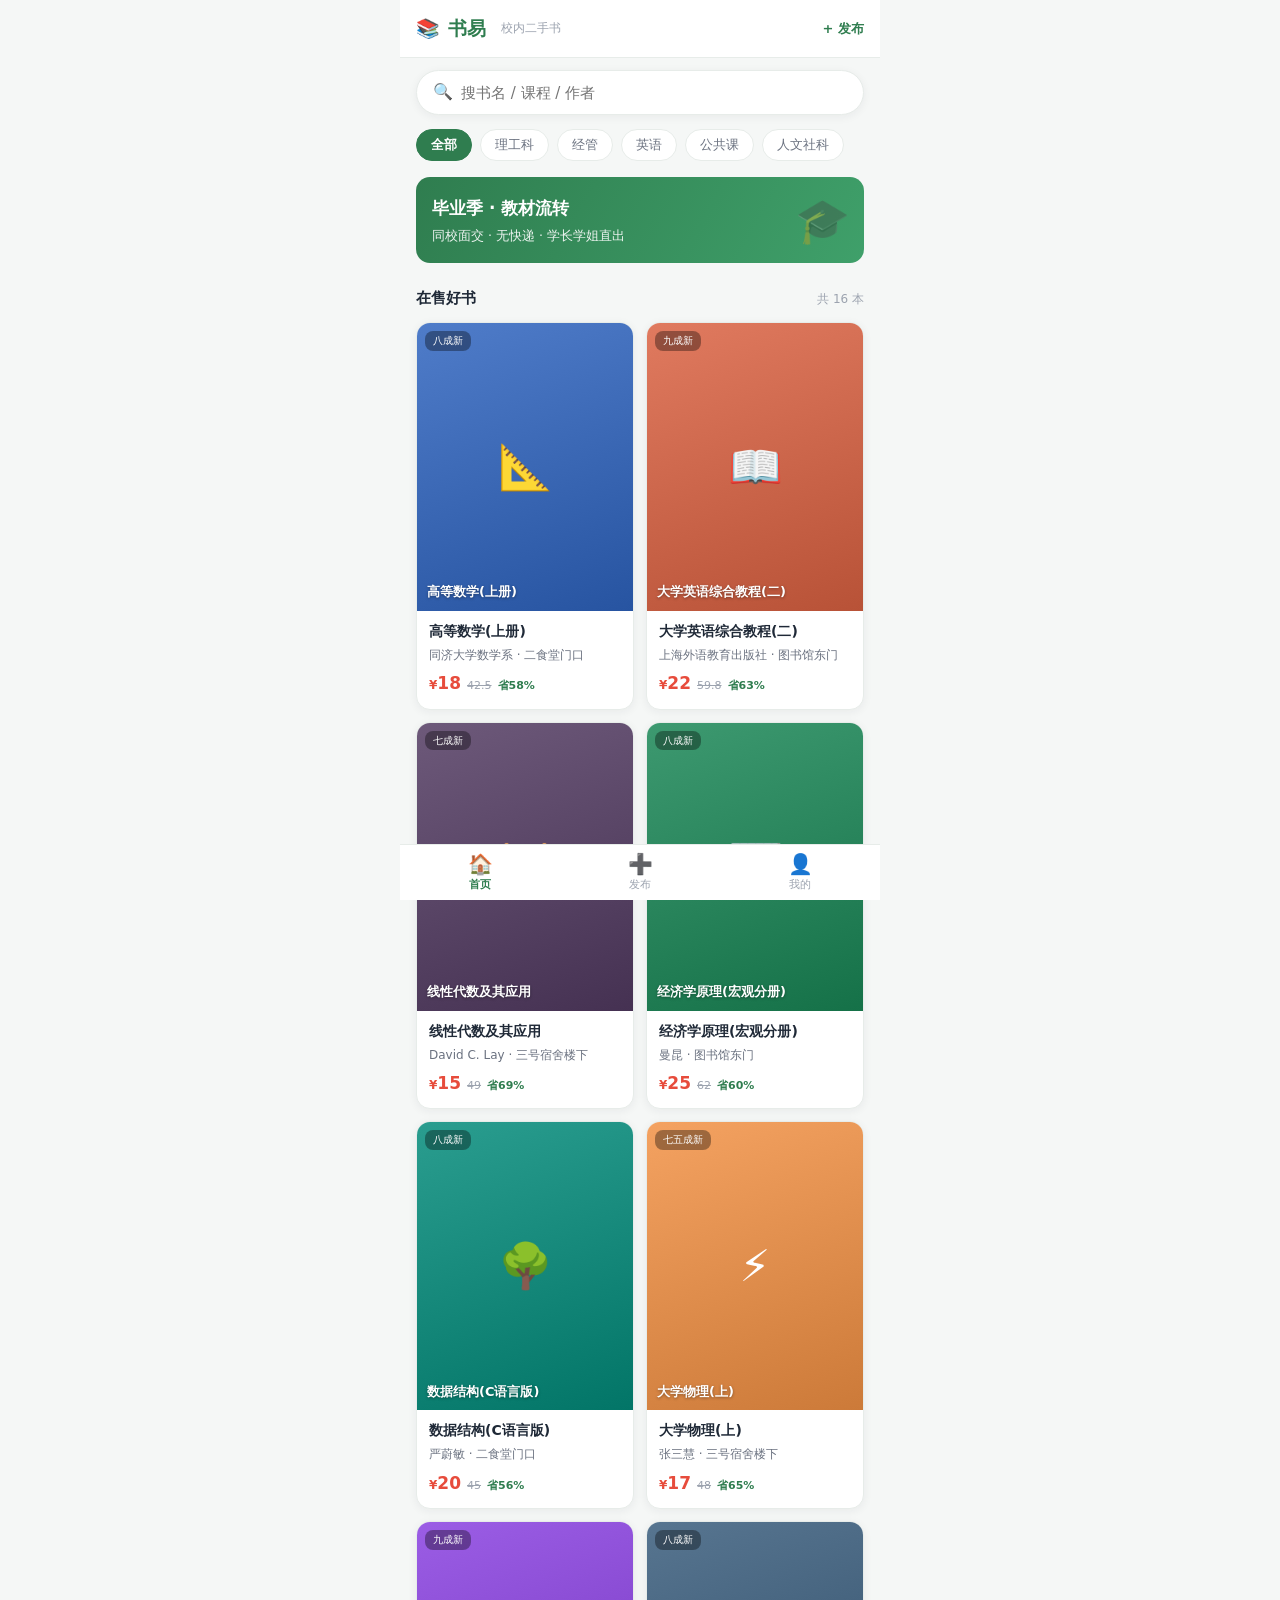
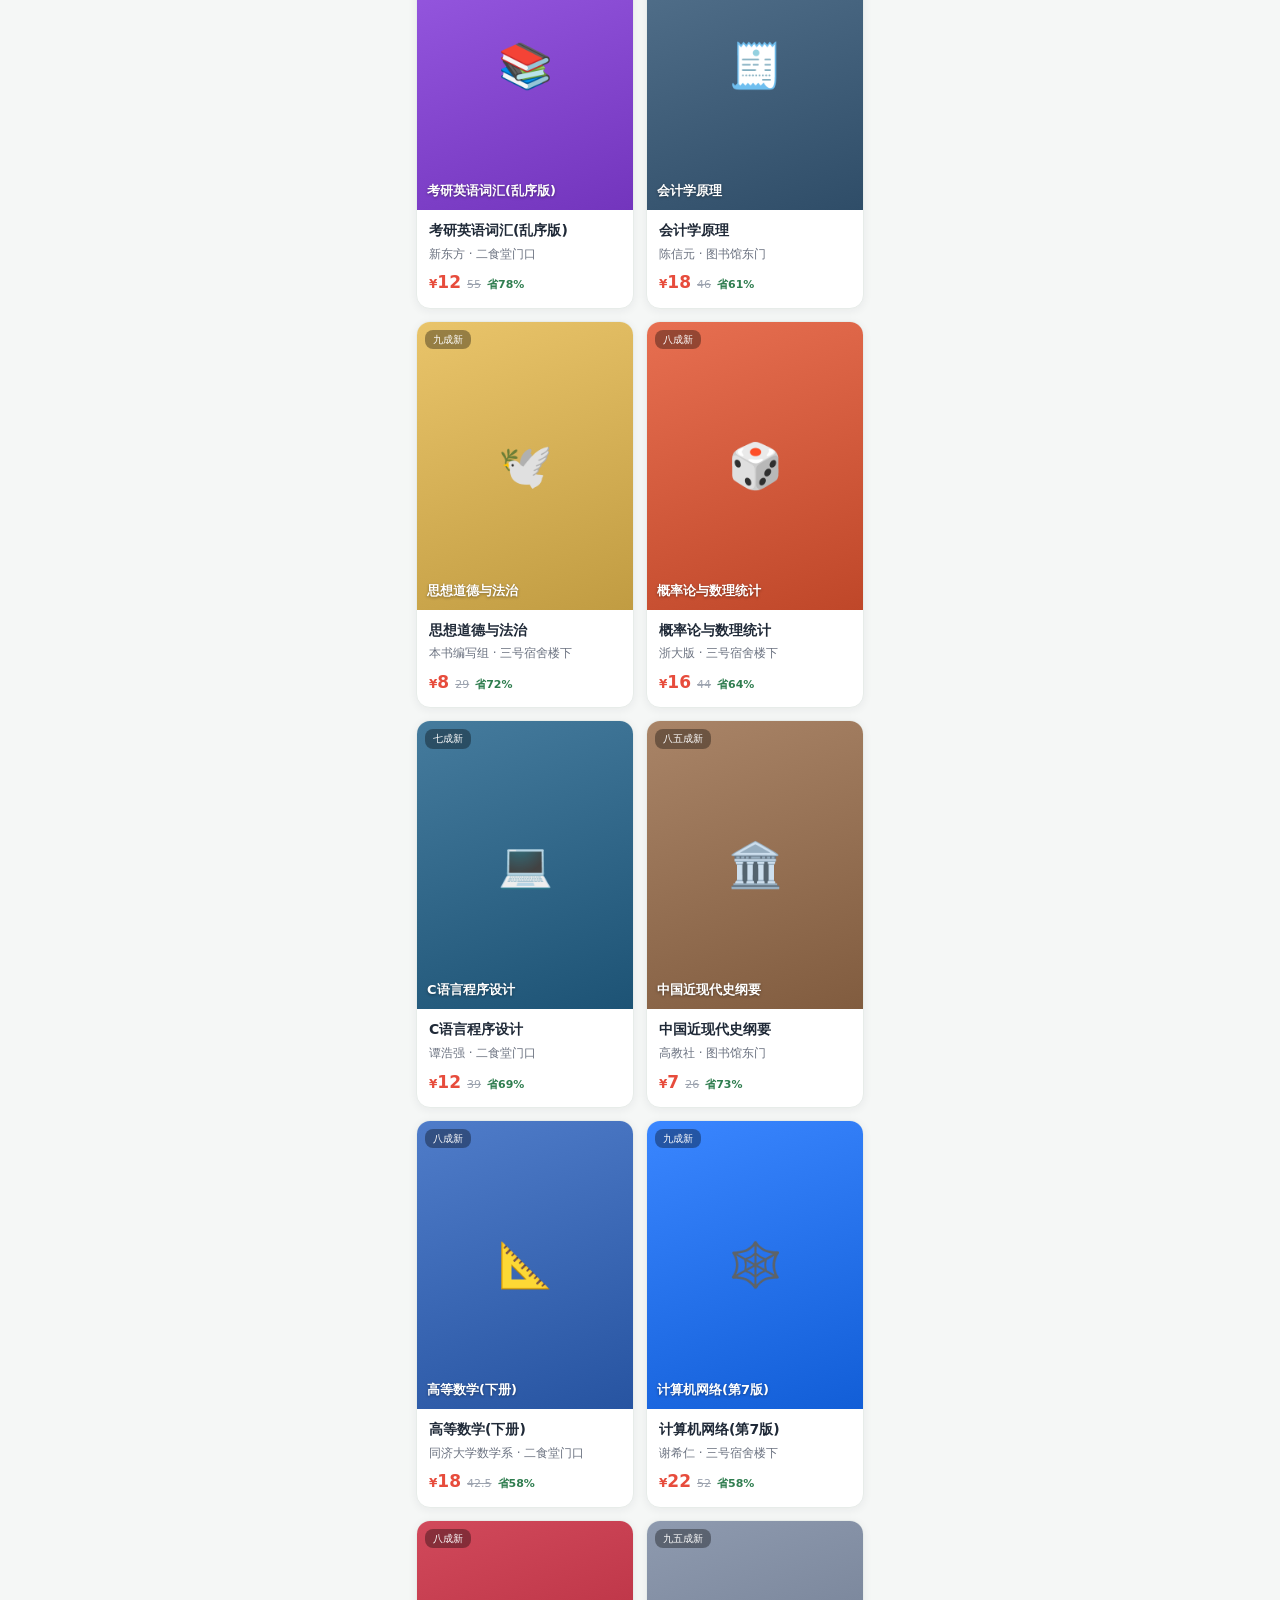
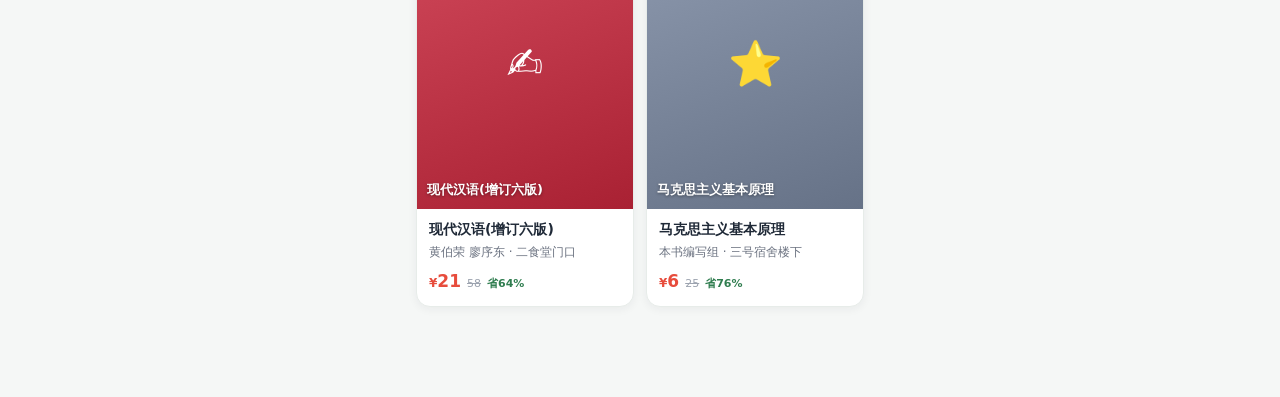
<file: index.html>
﻿<!DOCTYPE html>
<html lang="zh-CN">
<head>
<meta charset="UTF-8">
<meta name="viewport" content="width=device-width, initial-scale=1, maximum-scale=1">
<title>书易 · 校内二手书交易</title>
<link rel="stylesheet" href="css/style.css">
</head>
<body>

<div class="topbar">
  <span class="brand">📚 书易</span>
  <span style="font-size:12px;color:var(--text-3);margin-left:4px">校内二手书</span>
  <span class="right"><a href="publish.html" style="font-size:13px;color:var(--primary);font-weight:700">+ 发布</a></span>
</div>

<div class="searchbar">
  <span class="ico">🔍</span>
  <input id="q" type="search" placeholder="搜书名 / 课程 / 作者" autocomplete="off">
</div>

<div class="chips" id="chips"></div>

<div class="banner">
  <h2>毕业季 · 教材流转</h2>
  <p>同校面交 · 无快递 · 学长学姐直出</p>
  <span class="emoji">🎓</span>
</div>

<div class="section-title">
  <span>在售好书</span>
  <span class="more" id="count"></span>
</div>

<div class="grid" id="grid"></div>

<div class="bottom-nav">
  <a href="index.html" class="active"><span class="ic">🏠</span>首页</a>
  <a href="publish.html"><span class="ic">➕</span>发布</a>
  <a href="mine.html"><span class="ic">👤</span>我的</a>
</div>

<script src="js/data.js"></script>
<script>
let activeCat = "all";
let keyword = "";

function renderChips() {
  document.getElementById("chips").innerHTML = CATS.map(c =>
    `<button class="chip ${c.id === activeCat ? "active" : ""}" onclick="setCat('${c.id}')">${c.name}</button>`
  ).join("");
}
function setCat(id) { activeCat = id; renderChips(); renderGrid(); }

function allBooks() {
  const mine = myBooks().map(b => ({ ...b, isMine: true }));
  return [...mine, ...BOOKS];
}

function renderGrid() {
  const list = allBooks().filter(b => {
    const catOk = activeCat === "all" || b.tag === activeCat || (b.course && b.course.includes(activeCat));
    const kw = keyword.trim().toLowerCase();
    const kwOk = !kw || [b.title, b.author, b.course, b.seller].join(" ").toLowerCase().includes(kw);
    return catOk && kwOk && !b.sold;
  });
  const grid = document.getElementById("grid");
  if (!list.length) {
    grid.innerHTML = "";
    grid.insertAdjacentHTML("afterend", `<div class="empty"><span class="big">🔍</span>没找到这本书,换个关键词试试</div>`);
    document.getElementById("count").textContent = "";
    return;
  }
  document.querySelectorAll(".empty").forEach(e => e.remove());
  grid.innerHTML = list.map(b => `
    <a class="book-card" href="detail.html?id=${b.id}">
      <div class="cover" style="background:linear-gradient(160deg,${b.color},${shade(b.color)})">
        <span class="tag">${esc(b.cond)}</span>
        <span class="bk-emoji">${b.emoji}</span>
        <span class="bk-title">${esc(b.title)}</span>
      </div>
      <div class="book-info">
        <div class="name">${esc(b.title)}</div>
        <div class="meta">${esc(b.author)} · ${esc(b.loc || "校内面交")}</div>
        <div class="price-row">
          <span class="price">${b.price}</span>
          <span class="orig">${b.orig}</span>
          <span class="saved">省${Math.round((1 - b.price / b.orig) * 100)}%</span>
        </div>
      </div>
    </a>`).join("");
  document.getElementById("count").textContent = `共 ${list.length} 本`;
}

function shade(hex) {
  const n = parseInt(hex.slice(1), 16);
  const r = Math.max(0, (n >> 16) - 40), g = Math.max(0, ((n >> 8) & 255) - 40), b = Math.max(0, (n & 255) - 40);
  return "#" + ((r << 16) | (g << 8) | b).toString(16).padStart(6, "0");
}

document.getElementById("q").addEventListener("input", e => { keyword = e.target.value; renderGrid(); });
renderChips();
renderGrid();
</script>
</body>
</html>
</file>
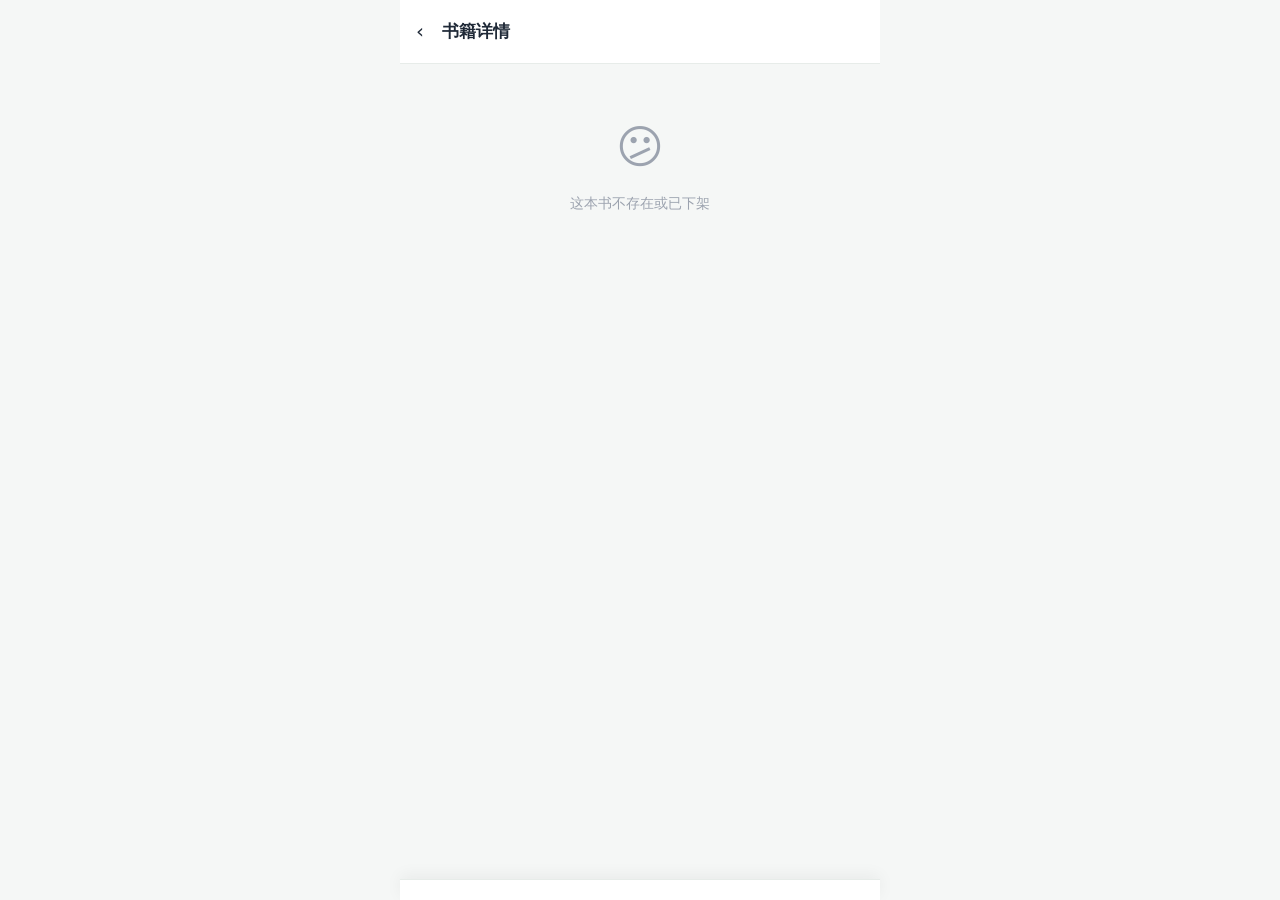
<file: detail.html>
﻿<!DOCTYPE html>
<html lang="zh-CN">
<head>
<meta charset="UTF-8">
<meta name="viewport" content="width=device-width, initial-scale=1, maximum-scale=1">
<title>书籍详情 · 书易</title>
<link rel="stylesheet" href="css/style.css">
</head>
<body>

<div class="topbar">
  <a class="back" href="index.html">‹</a>
  <span class="title">书籍详情</span>
</div>

<div id="app"></div>

<div class="bottom-fixed">
  <button class="btn" id="orderBtn" onclick="goOrder()">预约面交</button>
</div>

<script src="js/data.js"></script>
<script>
let cur = null;

function shade(hex) {
  const n = parseInt(hex.slice(1), 16);
  const r = Math.max(0, (n >> 16) - 50), g = Math.max(0, ((n >> 8) & 255) - 50), b = Math.max(0, (n & 255) - 50);
  return "#" + ((r << 16) | (g << 8) | b).toString(16).padStart(6, "0");
}

function render() {
  const id = new URLSearchParams(location.search).get("id");
  cur = bookById(id) || myBooks().find(b => b.id === id);
  if (!cur) {
    document.getElementById("app").innerHTML = `<div class="empty"><span class="big">😕</span>这本书不存在或已下架</div>`;
    document.getElementById("orderBtn").style.display = "none";
    return;
  }
  const p = document.getElementById("app");
  p.innerHTML = `
    <div class="hero-cover" style="background:linear-gradient(160deg,${cur.color},${shade(cur.color)})">
      <span class="bk-emoji">${cur.emoji}</span>
    </div>
    <div class="detail-card">
      <div class="name">${esc(cur.title)}</div>
      <div class="author">${esc(cur.author)} · ${esc(cur.course)}</div>
      <div class="price-row">
        <span class="price">${cur.price}</span>
        <span class="orig">¥${cur.orig}</span>
        <span class="saved">比原价省${Math.round((1 - cur.price / cur.orig) * 100)}%</span>
      </div>
      <div class="specs">
        <div class="spec"><b>${esc(cur.cond)}</b><span>品相</span></div>
        <div class="spec"><b>${esc(cur.time)}</b><span>上架</span></div>
        <div class="spec"><b>${cur.sold ? "已售" : "在售"}</b><span>状态</span></div>
      </div>
    </div>
    <div class="section-block">
      <h3>💬 书籍描述</h3>
      <p>${esc(cur.desc)}</p>
    </div>
    <div class="section-block">
      <h3>🧑‍🎓 卖家</h3>
      <div class="seller-row">
        <span class="avatar">${cur.seller ? cur.seller[0] : "同"}</span>
        <div>
          <b>${esc(cur.seller)}</b>
          <div style="font-size:12px;color:var(--text-2)">${esc(cur.sellerMajor)} · ${esc(cur.loc)}</div>
        </div>
      </div>
    </div>
    ${cur.isMine ? `<div class="section-block"><h3>⏳ 我发布的这本书</h3><p>这是你发布的书籍,可在「我的-我发布的书籍」管理。</p></div>` : ""}
  `;
}

function goOrder() {
  if (cur.sold) { toast("这本书已售出"); return; }
  if (cur.isMine) { toast("这是你自己发布的书"); return; }
  go("order.html?id=" + cur.id);
}

render();
</script>
</body>
</html>
</file>
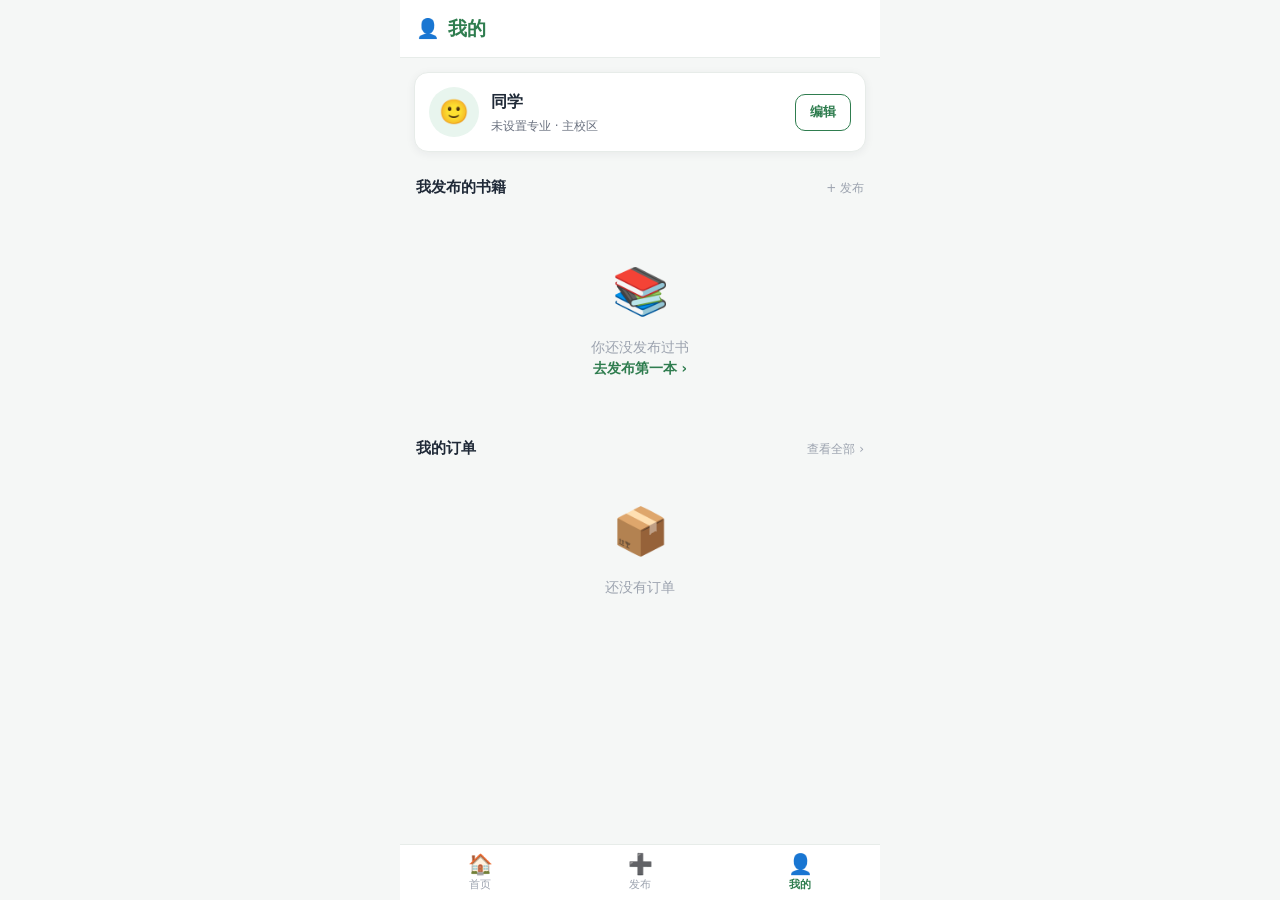
<file: mine.html>
﻿<!DOCTYPE html>
<html lang="zh-CN">
<head>
<meta charset="UTF-8">
<meta name="viewport" content="width=device-width, initial-scale=1, maximum-scale=1">
<title>我的 · 书易</title>
<link rel="stylesheet" href="css/style.css">
</head>
<body>

<div class="topbar">
  <span class="brand">👤 我的</span>
</div>

<div class="section-block" style="display:flex;gap:12px;align-items:center;margin-top:14px" id="infoBox"></div>

<div class="section-title">
  <span>我发布的书籍</span>
  <a class="more" href="publish.html">+ 发布</a>
</div>
<div id="mineList"></div>

<div class="section-title"><span>我的订单</span><a class="more" href="orders.html">查看全部 ›</a></div>
<div id="orderList"></div>

<div class="bottom-nav">
  <a href="index.html"><span class="ic">🏠</span>首页</a>
  <a href="publish.html"><span class="ic">➕</span>发布</a>
  <a href="mine.html" class="active"><span class="ic">👤</span>我的</a>
</div>

<script src="js/data.js"></script>
<script>
function shade(hex) {
  const n = parseInt(hex.slice(1), 16);
  const r = Math.max(0, (n >> 16) - 45), g = Math.max(0, ((n >> 8) & 255) - 45), b = Math.max(0, (n & 255) - 45);
  return "#" + ((r << 16) | (g << 8) | b).toString(16).padStart(6, "0");
}

function render() {
  const info = myInfo();
  document.getElementById("infoBox").innerHTML = `
    <span class="avatar" style="width:50px;height:50px;font-size:24px">🙂</span>
    <div style="flex:1">
      <div style="font-weight:800;font-size:16px">${esc(info.name)}</div>
      <div style="font-size:12px;color:var(--text-2);margin-top:2px">${esc(info.major)} · ${esc(info.campus)}</div>
    </div>
    <a class="btn outline sm" href="profile.html">编辑</a>`;

  const mb = myBooks();
  const ml = document.getElementById("mineList");
  if (!mb.length) {
    ml.innerHTML = `<div class="empty"><span class="big">📚</span>你还没发布过书<br><a href="publish.html" style="color:var(--primary);font-weight:700">去发布第一本 ›</a></div>`;
  } else {
    ml.innerHTML = mb.map(b => `
      <a class="list-card" href="detail.html?id=${b.id}">
        <div class="thumb" style="background:linear-gradient(160deg,${b.color},${shade(b.color)})">${b.emoji}</div>
        <div class="body">
          <div class="t">${esc(b.title)}</div>
          <div class="s">${esc(b.cond)} · ${esc(b.loc)}</div>
          <div class="p" style="display:flex;justify-content:space-between;align-items:center">
            <span style="color:var(--danger)">¥${b.price}</span>
            <span class="badge selling">${b.sold ? "已售" : "在售"}</span>
          </div>
        </div>
      </a>`).join("");
  }

  const ol = document.getElementById("orderList");
  const os = orders();
  if (!os.length) {
    ol.innerHTML = `<div class="empty" style="padding:28px 20px"><span class="big">📦</span>还没有订单</div>`;
  } else {
    ol.innerHTML = os.slice(0, 3).map(o => {
      const stMap = { pending: ["待交易", "pending"], done: ["已完成", "done"], cancel: ["已取消", "cancel"] };
      const [txt, cls] = stMap[o.status] || stMap.pending;
      return `<a class="list-card" href="order-detail.html?id=${o.id}">
        <div class="thumb" style="background:linear-gradient(160deg,${o.color},#6b7280)">${o.emoji}</div>
        <div class="body">
          <div class="t">${esc(o.title)}</div>
          <div class="s">${esc(o.loc)} · ${esc(o.time)}</div>
          <div class="p" style="display:flex;justify-content:space-between;align-items:center">
            <span style="color:var(--danger)">¥${o.price}</span>
            <span class="badge ${cls}">${txt}</span>
          </div>
        </div>
      </a>`;
    }).join("");
  }
}
render();
</script>
</body>
</html>
</file>
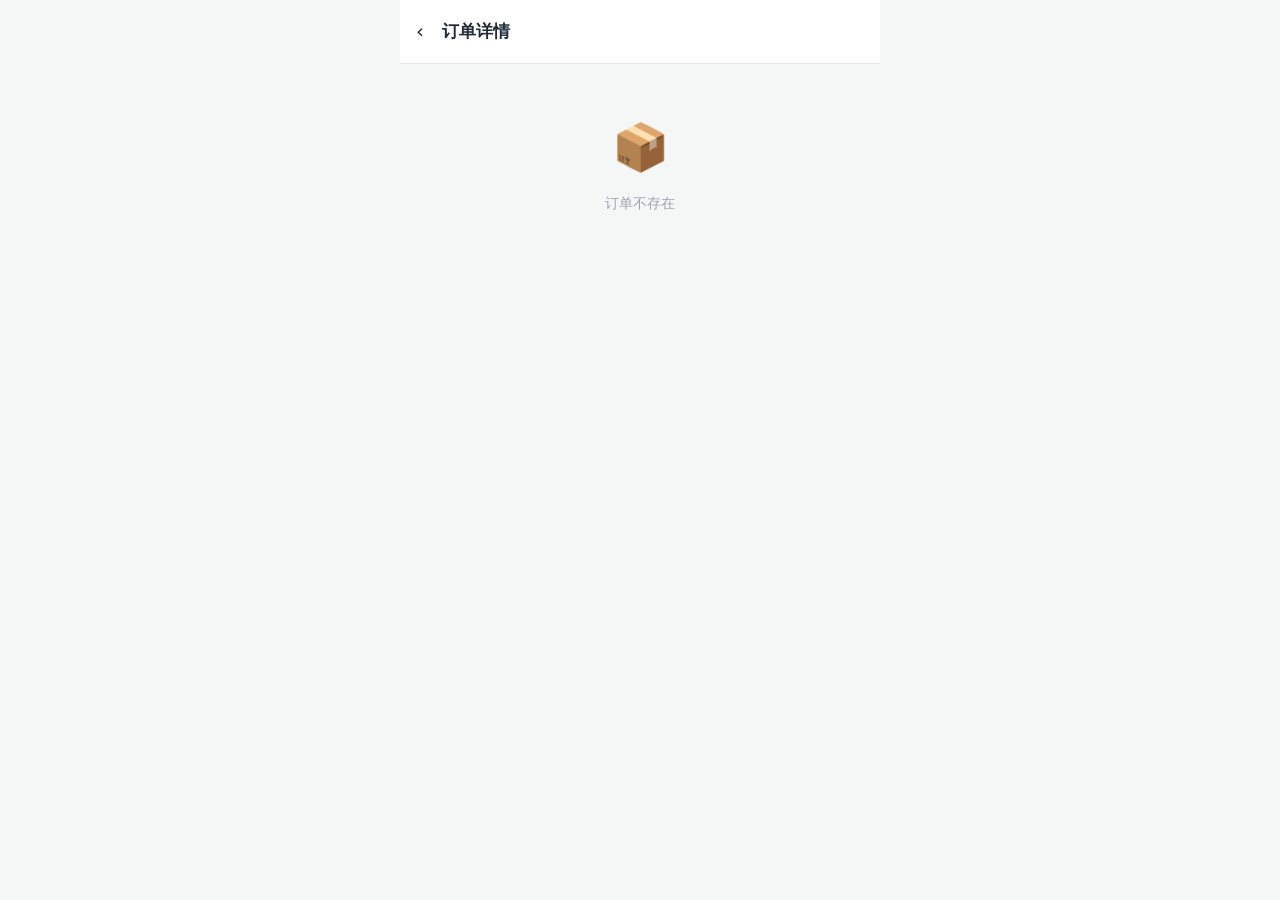
<file: order-detail.html>
﻿<!DOCTYPE html>
<html lang="zh-CN">
<head>
<meta charset="UTF-8">
<meta name="viewport" content="width=device-width, initial-scale=1, maximum-scale=1">
<title>订单详情 · 书易</title>
<link rel="stylesheet" href="css/style.css">
</head>
<body>

<div class="topbar">
  <a class="back" href="orders.html">‹</a>
  <span class="title">订单详情</span>
</div>

<div id="app"></div>

<div class="btn-row" id="actions"></div>

<script src="js/data.js"></script>
<script>
function render() {
  const id = new URLSearchParams(location.search).get("id");
  const o = orders().find(x => x.id === id);
  const box = document.getElementById("app");
  const act = document.getElementById("actions");
  if (!o) {
    box.innerHTML = `<div class="empty"><span class="big">📦</span>订单不存在</div>`;
    act.innerHTML = "";
    return;
  }
  const stMap = { pending: ["待交易", "pending"], done: ["已完成", "done"], cancel: ["已取消", "cancel"] };
  const [txt, cls] = stMap[o.status] || stMap.pending;
  box.innerHTML = `
    <div class="section-block">
      <h3>📦 订单状态</h3>
      <span class="badge ${cls}" style="font-size:13px;padding:4px 12px">${txt}</span>
      <div style="margin-top:8px;font-size:12px;color:var(--text-2)">下单时间:${esc(o.time)} · 订单号:${o.id.slice(-6).toUpperCase()}</div>
    </div>
    <div class="section-block" style="display:flex;gap:12px;align-items:center">
      <div class="thumb" style="width:56px;height:72px;border-radius:10px;background:linear-gradient(160deg,${o.color},#6b7280);display:flex;align-items:center;justify-content:center;font-size:28px;color:#fff">${o.emoji}</div>
      <div style="flex:1;min-width:0">
        <div style="font-weight:800">${esc(o.title)}</div>
        <div style="font-size:12px;color:var(--text-2);margin-top:2px">卖家:${esc(o.seller)}</div>
        <div style="font-size:16px;color:var(--danger);font-weight:800;margin-top:4px">¥${o.price}</div>
      </div>
    </div>
    <div class="section-block">
      <h3>🤝 面交信息</h3>
      <div class="kv"><span>地点</span><b>${esc(o.loc)}</b></div>
      <div class="kv"><span>时间</span><b>${esc(o.when)}</b></div>
      ${o.note ? `<div class="kv"><span>留言</span><b>${esc(o.note)}</b></div>` : ""}
    </div>
  `;
  if (o.status === "pending") {
    act.innerHTML = `
      <button class="btn outline" onclick="setStatus('${o.id}','cancel')">取消订单</button>
      <button class="btn" onclick="setStatus('${o.id}','done')">确认完成</button>`;
  } else {
    act.innerHTML = `<button class="btn ghost" onclick="go('orders.html')">返回订单列表</button>`;
  }
}
function setStatus(id, st) {
  const list = orders();
  const o = list.find(x => x.id === id);
  if (!o) return;
  o.status = st;
  saveOrders(list);
  toast(st === "done" ? "交易完成 🎉" : "订单已取消");
  setTimeout(render, 500);
}
render();
</script>
</body>
</html>
</file>
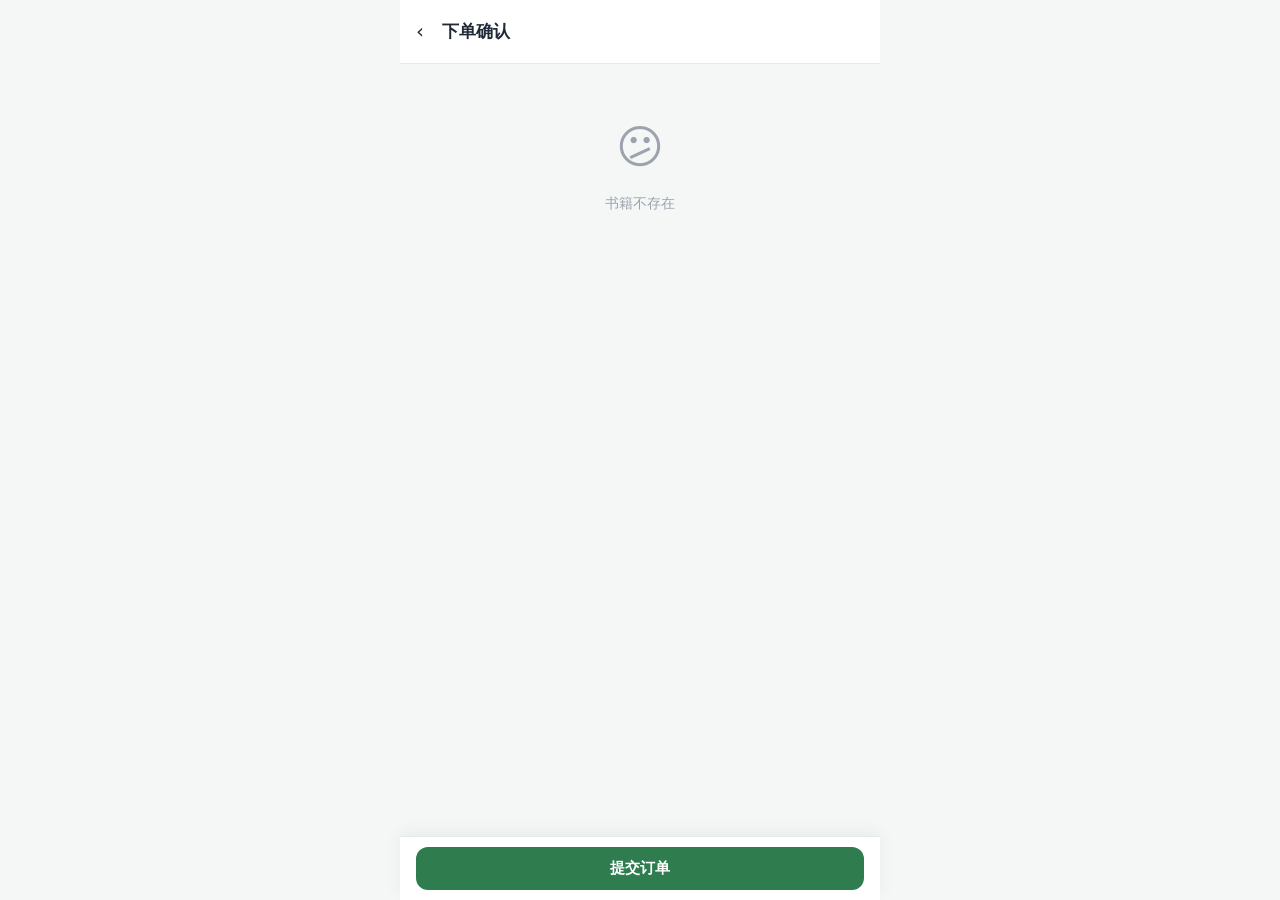
<file: order.html>
﻿<!DOCTYPE html>
<html lang="zh-CN">
<head>
<meta charset="UTF-8">
<meta name="viewport" content="width=device-width, initial-scale=1, maximum-scale=1">
<title>下单确认 · 书易</title>
<link rel="stylesheet" href="css/style.css">
</head>
<body>

<div class="topbar">
  <a class="back" id="backBtn" href="javascript:history.back()">‹</a>
  <span class="title">下单确认</span>
</div>

<div id="app"></div>

<div class="bottom-fixed">
  <button class="btn" onclick="submitOrder()">提交订单</button>
</div>

<script src="js/data.js"></script>
<script>
let cur = null;
let booking = { loc: "", when: "", note: "" };

function shade(hex) {
  const n = parseInt(hex.slice(1), 16);
  const r = Math.max(0, (n >> 16) - 45), g = Math.max(0, ((n >> 8) & 255) - 45), b = Math.max(0, (n & 255) - 45);
  return "#" + ((r << 16) | (g << 8) | b).toString(16).padStart(6, "0");
}

function render() {
  const id = new URLSearchParams(location.search).get("id");
  cur = bookById(id);
  if (!cur) {
    document.getElementById("app").innerHTML = `<div class="empty"><span class="big">😕</span>书籍不存在</div>`;
    return;
  }
  document.getElementById("app").innerHTML = `
    <div class="section-block" style="display:flex;gap:12px;align-items:center">
      <div class="thumb" style="width:58px;height:76px;border-radius:10px;background:linear-gradient(160deg,${cur.color},${shade(cur.color)});display:flex;align-items:center;justify-content:center;font-size:30px;color:#fff">${cur.emoji}</div>
      <div style="flex:1;min-width:0">
        <div style="font-weight:800;font-size:16px">${esc(cur.title)}</div>
        <div style="font-size:12px;color:var(--text-2);margin-top:2px">${esc(cur.author)} · ${esc(cur.cond)}</div>
        <div style="font-size:15px;color:var(--danger);font-weight:800;margin-top:4px">¥${cur.price}</div>
      </div>
    </div>
    <div class="form">
      <div class="field">
        <label>面交地点</label>
        <div class="radio-grid" id="locGrid">
          ${MEET_LOCS.map(l => `<label><input type="radio" name="loc" value="${l}" ${booking.loc === l ? "checked" : ""} onclick="pickLoc('${l}')"><span>${l}</span><small>校内</small></label>`).join("")}
        </div>
      </div>
      <div class="field">
        <label>交易时间</label>
        <div class="radio-grid" id="whenGrid">
          ${["今天 17:30", "今天 19:00", "明天中午", "明天 17:30"].map(w => `<label><input type="radio" name="when" value="${w}" ${booking.when === w ? "checked" : ""} onclick="pickWhen('${w}')"><span>${w}</span><small>面交</small></label>`).join("")}
        </div>
      </div>
      <div class="field">
        <label>给卖家的留言(选填)</label>
        <textarea id="note" placeholder="比如:帮忙带一下《数学分析》的笔记?">${esc(booking.note)}</textarea>
      </div>
    </div>
  `;
}

function pickLoc(v) { booking.loc = v; }
function pickWhen(v) { booking.when = v; }

function submitOrder() {
  if (!booking.loc) { toast("请选择面交地点"); return; }
  if (!booking.when) { toast("请选择交易时间"); return; }
  const note = document.getElementById("note").value;
  const o = {
    id: uid(),
    bookId: cur.id,
    title: cur.title,
    emoji: cur.emoji,
    color: cur.color,
    price: cur.price,
    loc: booking.loc,
    when: booking.when,
    note: note,
    status: "pending",
    time: new Date().toLocaleString("zh-CN", { month: "numeric", day: "numeric", hour: "2-digit", minute: "2-digit" }),
    seller: cur.seller
  };
  const list = orders();
  list.unshift(o);
  saveOrders(list);
  toast("预约成功!");
  setTimeout(() => go("orders.html"), 600);
}
render();
</script>
</body>
</html>
</file>
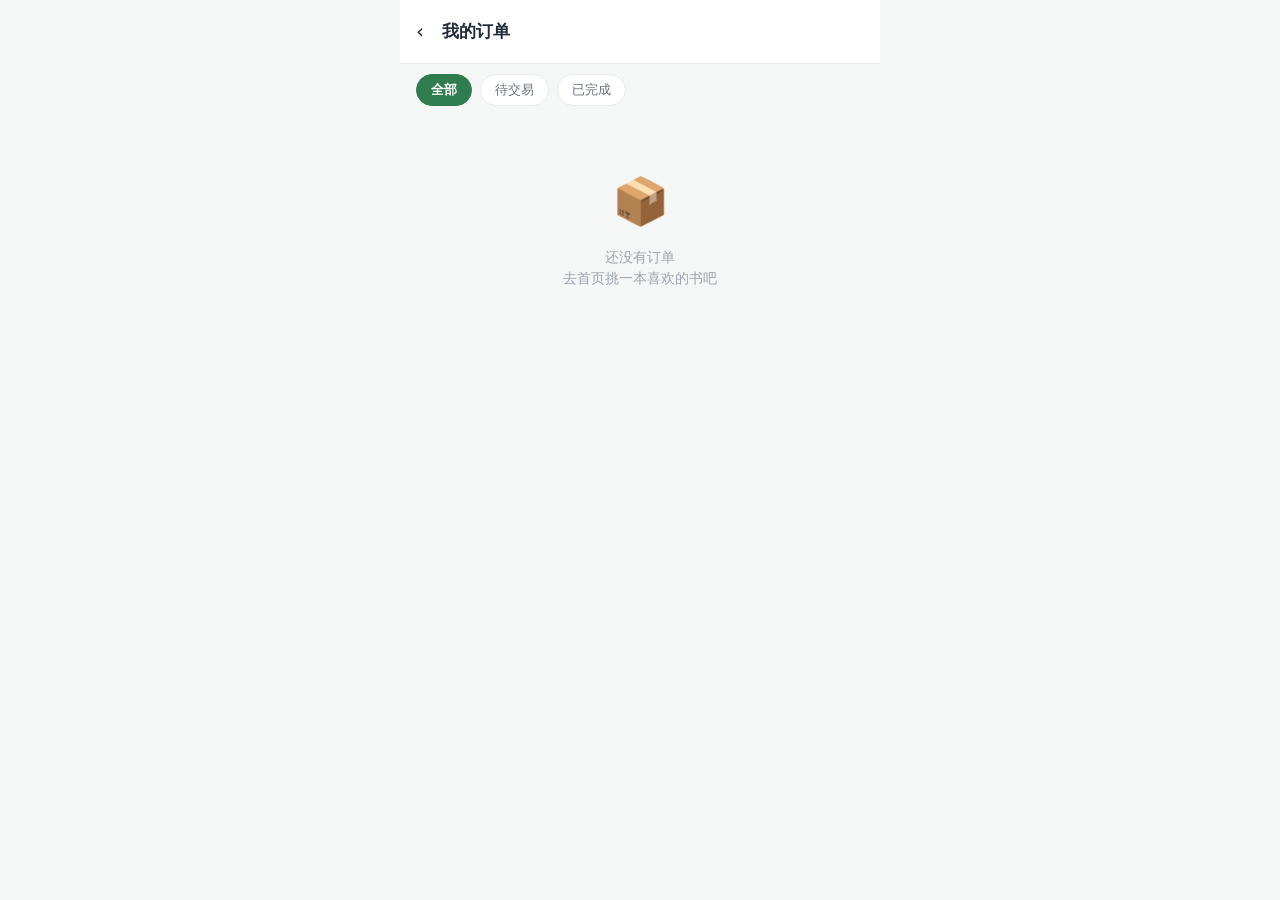
<file: orders.html>
﻿<!DOCTYPE html>
<html lang="zh-CN">
<head>
<meta charset="UTF-8">
<meta name="viewport" content="width=device-width, initial-scale=1, maximum-scale=1">
<title>我的订单 · 书易</title>
<link rel="stylesheet" href="css/style.css">
</head>
<body>

<div class="topbar">
  <a class="back" href="mine.html">‹</a>
  <span class="title">我的订单</span>
</div>

<div class="chips" style="padding-top:10px">
  <button class="chip active" id="tab-all" onclick="setTab('all')">全部</button>
  <button class="chip" id="tab-pending" onclick="setTab('pending')">待交易</button>
  <button class="chip" id="tab-done" onclick="setTab('done')">已完成</button>
</div>

<div id="list"></div>

<script src="js/data.js"></script>
<script>
let tab = "all";
function setTab(t) {
  tab = t;
  ["all", "pending", "done"].forEach(x => document.getElementById("tab-" + x).classList.toggle("active", x === t));
  render();
}
const stMap = { pending: ["待交易", "pending"], done: ["已完成", "done"], cancel: ["已取消", "cancel"] };
function render() {
  const list = orders().filter(o => tab === "all" || o.status === tab);
  const box = document.getElementById("list");
  if (!list.length) {
    box.innerHTML = `<div class="empty"><span class="big">📦</span>${tab === "all" ? "还没有订单" : "这个状态还没有订单"}<br>去首页挑一本喜欢的书吧</div>`;
    return;
  }
  box.innerHTML = list.map(o => {
    const [txt, cls] = stMap[o.status] || stMap.pending;
    return `<a class="list-card" href="order-detail.html?id=${o.id}">
      <div class="thumb" style="background:linear-gradient(160deg,${o.color},#6b7280)">${o.emoji}</div>
      <div class="body">
        <div class="t">${esc(o.title)}</div>
        <div class="s">${esc(o.loc)} · ${esc(o.when)}</div>
        <div class="p" style="display:flex;justify-content:space-between;align-items:center">
          <span style="color:var(--danger)">¥${o.price}</span>
          <span class="badge ${cls}">${txt}</span>
        </div>
      </div>
    </a>`;
  }).join("");
}
render();
</script>
</body>
</html>
</file>
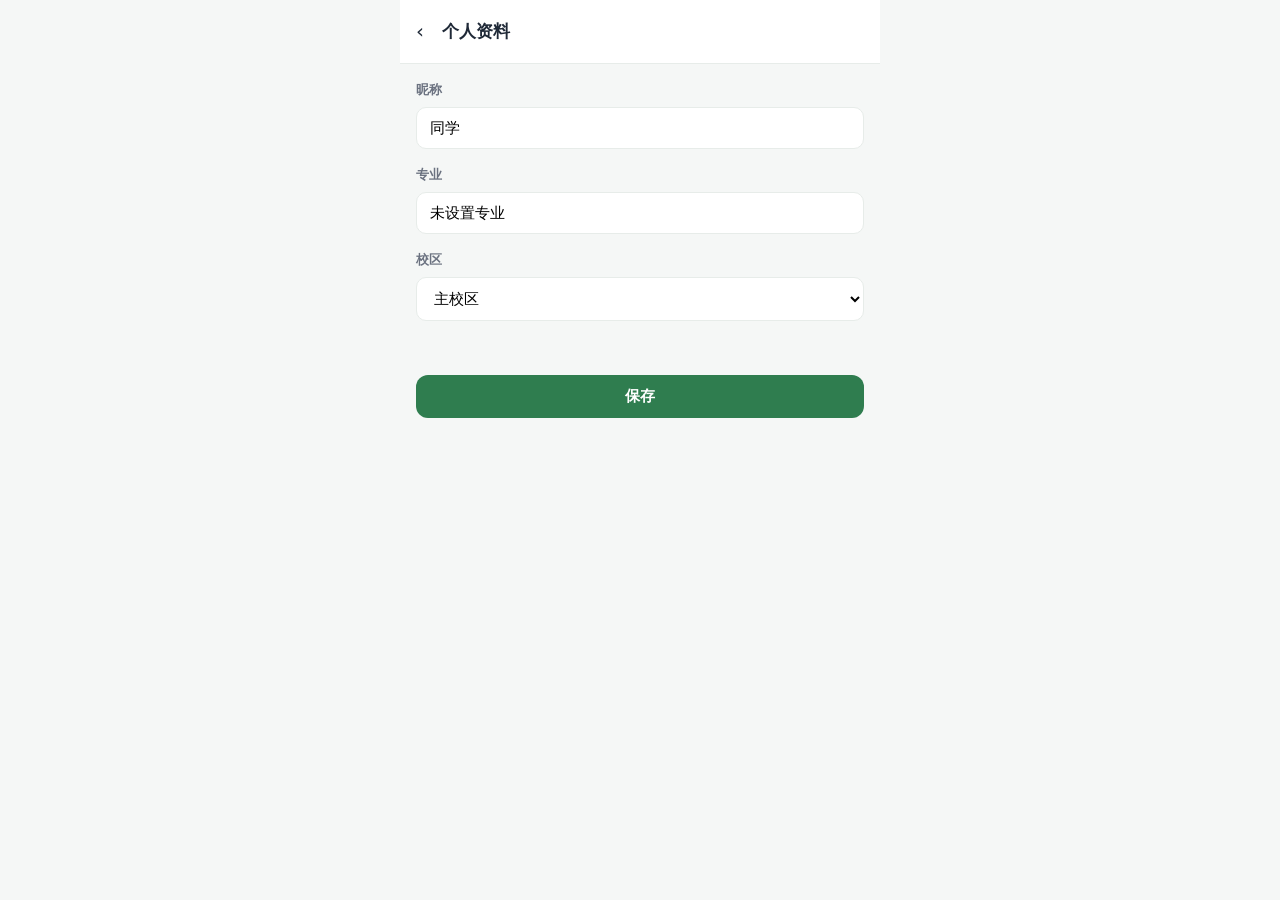
<file: profile.html>
﻿<!DOCTYPE html>
<html lang="zh-CN">
<head>
<meta charset="UTF-8">
<meta name="viewport" content="width=device-width, initial-scale=1, maximum-scale=1">
<title>个人资料 · 书易</title>
<link rel="stylesheet" href="css/style.css">
</head>
<body>
<div class="topbar"><a class="back" href="mine.html">‹</a><span class="title">个人资料</span></div>
<div class="form" style="margin-top:10px">
  <div class="field"><label>昵称</label><input id="p-name" placeholder="你的昵称"></div>
  <div class="field"><label>专业</label><input id="p-major" placeholder="如:计算机 · 大三"></div>
  <div class="field"><label>校区</label>
    <select id="p-campus"><option>主校区</option><option>东校区</option><option>南校区</option></select>
  </div>
</div>
<div class="btn-row"><button class="btn" onclick="save()">保存</button></div>
<script src="js/data.js"></script>
<script>
const info = myInfo();
document.getElementById("p-name").value = info.name;
document.getElementById("p-major").value = info.major;
document.getElementById("p-campus").value = info.campus;
function save() {
  saveMyInfo({
    name: document.getElementById("p-name").value.trim() || "同学",
    major: document.getElementById("p-major").value.trim() || "未设置专业",
    campus: document.getElementById("p-campus").value
  });
  toast("已保存");
  setTimeout(() => go("mine.html"), 500);
}
</script>
</body>
</html>
</file>
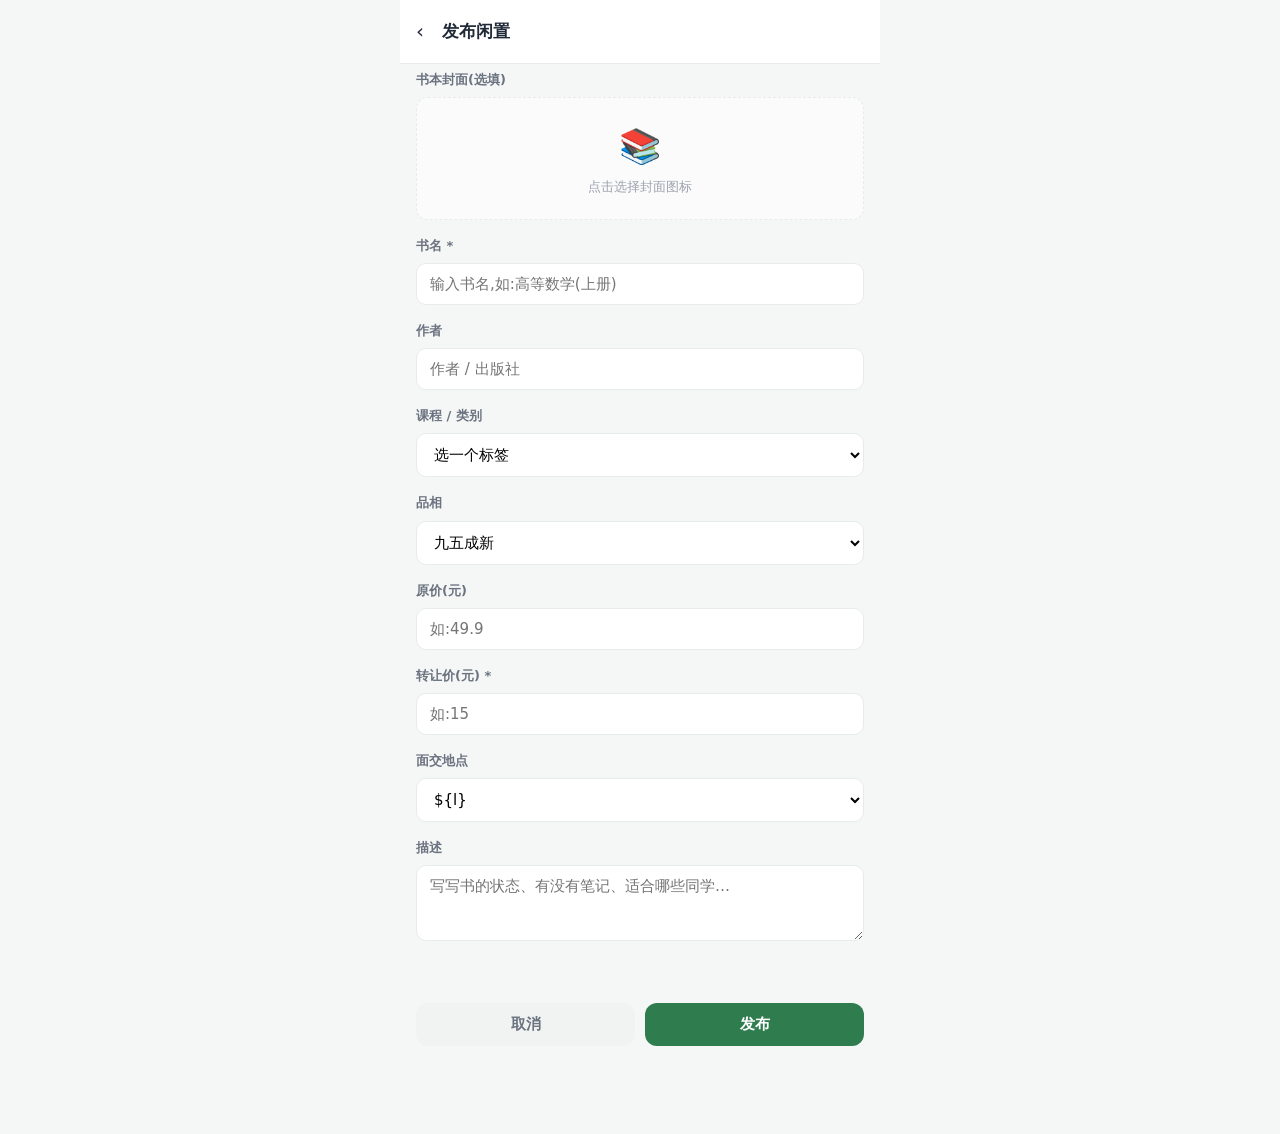
<file: publish.html>
﻿<!DOCTYPE html>
<html lang="zh-CN">
<head>
<meta charset="UTF-8">
<meta name="viewport" content="width=device-width, initial-scale=1, maximum-scale=1">
<title>发布闲置 · 书易</title>
<link rel="stylesheet" href="css/style.css">
</head>
<body>

<div class="topbar">
  <a class="back" href="index.html">‹</a>
  <span class="title">发布闲置</span>
</div>

<div class="form">
  <div class="field">
    <label>书本封面(选填)</label>
    <div class="upload-box" onclick="pickEmoji()">
      <span class="big" id="pvEmoji">📚</span>
      点击选择封面图标
    </div>
  </div>
  <div class="field">
    <label>书名 *</label>
    <input id="f-title" placeholder="输入书名,如:高等数学(上册)">
  </div>
  <div class="field">
    <label>作者</label>
    <input id="f-author" placeholder="作者 / 出版社">
  </div>
  <div class="field">
    <label>课程 / 类别</label>
    <select id="f-course">
      <option value="">选一个标签</option>
      <option>高数</option><option>线代</option><option>概率论</option><option>大学物理</option>
      <option>数据结构</option><option>C语言</option><option>计算机网络</option><option>大学英语</option>
      <option>考研英语</option><option>经济学</option><option>会计学</option><option>现代汉语</option>
      <option>思政</option><option>马原</option><option>其他</option>
    </select>
  </div>
  <div class="field">
    <label>品相</label>
    <select id="f-cond">
      <option>九五成新</option><option>九成新</option><option>八成新</option>
      <option>七五成新</option><option>七成新</option><option>有笔记划重点</option>
    </select>
  </div>
  <div class="field">
    <label>原价(元)</label>
    <input id="f-orig" type="number" min="0" placeholder="如:49.9">
  </div>
  <div class="field">
    <label>转让价(元) *</label>
    <input id="f-price" type="number" min="0" placeholder="如:15">
  </div>
  <div class="field">
    <label>面交地点</label>
    <select id="f-loc">
      ${["二食堂门口","图书馆东门","三号宿舍楼下","一教大厅","体育馆门口"].map(l => `<option>${l}</option>`).join("")}
    </select>
  </div>
  <div class="field">
    <label>描述</label>
    <textarea id="f-desc" placeholder="写写书的状态、有没有笔记、适合哪些同学…"></textarea>
  </div>
</div>

<div class="btn-row">
  <button class="btn ghost" onclick="go('index.html')">取消</button>
  <button class="btn" onclick="publish()">发布</button>
</div>

<script src="js/data.js"></script>
<script>
const EMOJIS = ["📚","📖","📐","🧮","📈","🌳","⚡","💻","📝","🧾","🏛️","⭐","🕸️","🎲","✍️","🕊️","🔬","🎨","💡","📌"];
let emoji = "📚";
function pickEmoji() {
  const cur = emoji;
  emoji = EMOJIS[(EMOJIS.indexOf(cur) + 1) % EMOJIS.length];
  document.getElementById("pvEmoji").textContent = emoji;
  toast(`封面:${emoji}(再点换一个)`);
}
function publish() {
  const title = document.getElementById("f-title").value.trim();
  const price = parseFloat(document.getElementById("f-price").value);
  if (!title) { toast("请输入书名"); return; }
  if (isNaN(price) || price < 0) { toast("请输入有效价格"); return; }
  const orig = parseFloat(document.getElementById("f-orig").value) || Math.max(price, 30);
  const colors = ["#2f7d4f","#4f7cc9","#e07a5f","#6d597a","#3d9970","#2a9d8f","#f4a261","#9b5de5","#577590","#e76f51","#457b9d","#a98467"];
  const book = {
    id: uid(),
    title,
    author: document.getElementById("f-author").value.trim() || "校内同学",
    orig, price,
    course: document.getElementById("f-course").value || "其他",
    cond: document.getElementById("f-cond").value,
    emoji,
    color: colors[Math.floor(Math.random() * colors.length)],
    tag: "自发布",
    desc: document.getElementById("f-desc").value.trim() || `校内自出,${document.getElementById("f-cond").value},面交可验书,支持退换。`,
    seller: "我",
    sellerMajor: myInfo().major,
    loc: document.getElementById("f-loc").value,
    sold: false,
    time: "刚刚",
    isMine: true
  };
  const list = myBooks();
  list.unshift(book);
  saveMyBooks(list);
  toast("发布成功!");
  setTimeout(() => go("mine.html"), 600);
}
</script>
</body>
</html>
</file>
<file: css/style.css>
﻿/* ===== 大学生校内二手书交易平台 · MVP ===== */
:root {
  --primary: #2f7d4f;
  --primary-dark: #24603c;
  --primary-light: #e8f5ee;
  --accent: #ff9f43;
  --danger: #e74c3c;
  --bg: #f5f7f6;
  --card: #ffffff;
  --text: #1f2937;
  --text-2: #6b7280;
  --text-3: #9ca3af;
  --border: #e7ece9;
  --radius: 14px;
  --shadow: 0 2px 10px rgba(31, 41, 55, .06);
  --maxw: 480px;
}
* { margin: 0; padding: 0; box-sizing: border-box; -webkit-tap-highlight-color: transparent; }
body {
  font-family: "PingFang SC", "Microsoft YaHei", "Noto Sans SC", system-ui, sans-serif;
  background: var(--bg);
  color: var(--text);
  line-height: 1.55;
  max-width: var(--maxw);
  margin: 0 auto;
  min-height: 100vh;
  padding-bottom: 74px;
}
a { color: inherit; text-decoration: none; }
button { font-family: inherit; cursor: pointer; border: none; background: none; }
input, select, textarea { font-family: inherit; font-size: 15px; }

.topbar {
  position: sticky; top: 0; z-index: 50;
  display: flex; align-items: center; gap: 10px;
  padding: 14px 16px;
  background: rgba(255,255,255,.92);
  backdrop-filter: blur(8px);
  border-bottom: 1px solid var(--border);
}
.topbar .brand { font-size: 19px; font-weight: 800; color: var(--primary); letter-spacing: .5px; }
.topbar .back { font-size: 20px; color: var(--text); padding: 2px 8px 2px 0; }
.topbar .title { font-size: 17px; font-weight: 700; flex: 1; }
.topbar .right { margin-left: auto; }

.searchbar {
  display: flex; align-items: center; gap: 8px;
  background: #fff; border: 1px solid var(--border);
  border-radius: 24px; padding: 9px 16px; margin: 12px 16px 6px;
  box-shadow: var(--shadow);
}
.searchbar input { flex: 1; border: none; outline: none; background: none; font-size: 15px; }
.searchbar .ico { color: var(--text-3); font-size: 16px; }

.chips { display: flex; gap: 8px; overflow-x: auto; padding: 8px 16px 12px; scrollbar-width: none; }
.chips::-webkit-scrollbar { display: none; }
.chip {
  flex: 0 0 auto; padding: 6px 14px; border-radius: 20px;
  background: #fff; border: 1px solid var(--border);
  font-size: 13px; color: var(--text-2); transition: all .15s;
}
.chip.active { background: var(--primary); color: #fff; border-color: var(--primary); font-weight: 600; }

.banner {
  margin: 4px 16px 14px; padding: 18px 16px; border-radius: var(--radius);
  background: linear-gradient(120deg, var(--primary), #3fa06a);
  color: #fff; position: relative; overflow: hidden;
}
.banner h2 { font-size: 17px; margin-bottom: 4px; }
.banner p { font-size: 12.5px; opacity: .9; }
.banner .emoji { position: absolute; right: 14px; bottom: 8px; font-size: 44px; opacity: .35; }

.section-title {
  display: flex; align-items: baseline; justify-content: space-between;
  padding: 10px 16px 8px; font-size: 15px; font-weight: 700;
}
.section-title .more { font-size: 12px; color: var(--text-3); font-weight: 400; }

.grid { display: grid; grid-template-columns: 1fr 1fr; gap: 12px; padding: 4px 16px 16px; }
.book-card {
  background: var(--card); border-radius: var(--radius); overflow: hidden;
  box-shadow: var(--shadow); border: 1px solid var(--border);
  cursor: pointer; transition: transform .12s;
}
.book-card:active { transform: scale(.97); }
.cover { position: relative; aspect-ratio: 3/4; display: flex; flex-direction: column; justify-content: center; align-items: center; color: #fff; }
.cover .bk-emoji { font-size: 44px; }
.cover .bk-title { position: absolute; left: 10px; right: 10px; bottom: 10px; font-size: 13px; font-weight: 700; line-height: 1.3; text-shadow: 0 1px 3px rgba(0,0,0,.4); }
.cover .tag { position: absolute; top: 8px; left: 8px; font-size: 10px; background: rgba(0,0,0,.35); border-radius: 8px; padding: 2px 8px; }
.book-info { padding: 10px 12px 12px; }
.book-info .name { font-size: 14px; font-weight: 700; white-space: nowrap; overflow: hidden; text-overflow: ellipsis; }
.book-info .meta { font-size: 12px; color: var(--text-2); margin: 3px 0 6px; white-space: nowrap; overflow: hidden; text-overflow: ellipsis; }
.book-info .price-row { display: flex; align-items: baseline; gap: 6px; }
.price { color: var(--danger); font-weight: 800; font-size: 17px; }
.price::before { content: "¥"; font-size: 12px; }
.orig { font-size: 11px; color: var(--text-3); text-decoration: line-through; }
.saved { font-size: 11px; color: var(--primary); font-weight: 600; }

.list-card {
  background: var(--card); border: 1px solid var(--border); border-radius: var(--radius);
  box-shadow: var(--shadow); margin: 0 16px 12px; padding: 13px 14px;
  display: flex; gap: 12px; align-items: center;
}
.list-card .thumb {
  width: 52px; height: 68px; border-radius: 8px; flex: 0 0 auto;
  display: flex; align-items: center; justify-content: center; font-size: 26px; color: #fff;
}
.list-card .body { flex: 1; min-width: 0; }
.list-card .body .t { font-size: 14px; font-weight: 700; white-space: nowrap; overflow: hidden; text-overflow: ellipsis; }
.list-card .body .s { font-size: 12px; color: var(--text-2); margin-top: 2px; }
.list-card .body .p { font-size: 14px; color: var(--danger); font-weight: 700; margin-top: 3px; }
.badge { display: inline-block; font-size: 11px; padding: 2px 9px; border-radius: 10px; font-weight: 600; }
.badge.pending { background: #fff7e6; color: #b7791f; }
.badge.done { background: var(--primary-light); color: var(--primary); }
.badge.cancel { background: #fdeceb; color: var(--danger); }
.badge.selling { background: #eef2ff; color: #4f46e5; }

.btn {
  display: inline-flex; align-items: center; justify-content: center; gap: 6px;
  background: var(--primary); color: #fff; font-weight: 700; font-size: 15px;
  border-radius: 12px; padding: 12px 18px; width: 100%; transition: opacity .15s;
}
.btn:active { opacity: .85; }
.btn.block { display: flex; }
.btn.outline { background: #fff; color: var(--primary); border: 1.5px solid var(--primary); }
.btn.ghost { background: #f1f3f2; color: var(--text-2); }
.btn.sm { padding: 7px 14px; font-size: 13px; width: auto; border-radius: 10px; }
.btn-row { display: flex; gap: 10px; margin: 14px 16px; }
.btn-row .btn { flex: 1; }

.form { padding: 6px 16px 24px; }
.field { margin-bottom: 16px; }
.field label { display: block; font-size: 13px; font-weight: 700; color: var(--text-2); margin-bottom: 7px; }
.field input, .field select, .field textarea {
  width: 100%; border: 1px solid var(--border); border-radius: 10px;
  padding: 11px 13px; background: #fff; outline: none; transition: border .15s;
}
.field input:focus, .field select:focus, .field textarea:focus { border-color: var(--primary); }
.field textarea { min-height: 76px; resize: vertical; }
.radio-grid { display: grid; grid-template-columns: 1fr 1fr; gap: 9px; }
.radio-grid label {
  border: 1.5px solid var(--border); border-radius: 12px; padding: 11px 8px;
  text-align: center; font-size: 13px; cursor: pointer; transition: all .15s;
  display: flex; flex-direction: column; gap: 2px;
}
.radio-grid label small { font-size: 11px; color: var(--text-3); }
.radio-grid input { display: none; }
.radio-grid label:has(input:checked) { border-color: var(--primary); background: var(--primary-light); font-weight: 700; color: var(--primary); }
.radio-grid label:has(input:checked) small { color: var(--primary); }

.upload-box {
  border: 1.5px dashed var(--border); border-radius: 12px;
  padding: 22px 12px; text-align: center; color: var(--text-3); font-size: 13px;
  background: #fafbfa; cursor: pointer; transition: all .15s;
}
.upload-box .big { font-size: 34px; display: block; margin-bottom: 4px; }
.upload-box:hover { border-color: var(--primary); color: var(--primary); }
.upload-preview { display: grid; grid-template-columns: repeat(3, 1fr); gap: 8px; margin-top: 10px; }
.upload-preview .pv {
  aspect-ratio: 1; border-radius: 10px; background: var(--primary-light);
  display: flex; align-items: center; justify-content: center; font-size: 40px; position: relative;
}

.hero-cover {
  aspect-ratio: 2.4/1.6; display: flex; align-items: center; justify-content: center;
  font-size: 110px; color: #fff; position: relative;
}
.hero-cover .bk-emoji { filter: drop-shadow(0 6px 12px rgba(0,0,0,.25)); }
.detail-card { margin: -22px 14px 0; background: #fff; border-radius: 16px; padding: 16px; position: relative; box-shadow: var(--shadow); border: 1px solid var(--border); }
.detail-card .name { font-size: 19px; font-weight: 800; }
.detail-card .author { font-size: 13px; color: var(--text-2); margin: 4px 0 10px; }
.detail-card .price-row { display: flex; align-items: baseline; gap: 8px; margin-bottom: 6px; }
.detail-card .price-row .price { font-size: 26px; }
.specs { display: grid; grid-template-columns: repeat(3, 1fr); gap: 8px; margin: 14px 0; }
.spec { background: var(--bg); border-radius: 10px; padding: 9px 6px; text-align: center; }
.spec b { display: block; font-size: 14px; }
.spec span { font-size: 11px; color: var(--text-3); }
.section-block { margin: 14px; background: #fff; border: 1px solid var(--border); border-radius: var(--radius); padding: 14px; box-shadow: var(--shadow); }
.section-block h3 { font-size: 15px; margin-bottom: 8px; }
.section-block p { font-size: 13.5px; color: var(--text-2); }
.seller-row { display: flex; align-items: center; gap: 10px; }
.avatar { width: 42px; height: 42px; border-radius: 50%; background: var(--primary-light); display: flex; align-items: center; justify-content: center; font-size: 20px; }
.bottom-fixed {
  position: fixed; bottom: 0; left: 50%; transform: translateX(-50%);
  width: 100%; max-width: var(--maxw); z-index: 60;
  background: #fff; border-top: 1px solid var(--border);
  padding: 10px 16px calc(10px + env(safe-area-inset-bottom));
  display: flex; gap: 10px; box-shadow: 0 -4px 16px rgba(0,0,0,.05);
}
.bottom-fixed .btn { flex: 1; }
body.has-fixed { padding-bottom: 96px; }

.bottom-nav {
  position: fixed; bottom: 0; left: 50%; transform: translateX(-50%);
  width: 100%; max-width: var(--maxw); z-index: 60;
  background: #fff; border-top: 1px solid var(--border);
  display: flex;
  padding-bottom: env(safe-area-inset-bottom);
}
.bottom-nav a {
  flex: 1; text-align: center; padding: 9px 0 7px; font-size: 11px; color: var(--text-3);
  display: flex; flex-direction: column; align-items: center; gap: 2px;
}
.bottom-nav a .ic { font-size: 20px; line-height: 1; }
.bottom-nav a.active { color: var(--primary); font-weight: 700; }

.empty { text-align: center; color: var(--text-3); padding: 48px 20px; font-size: 13.5px; }
.empty .big { font-size: 46px; display: block; margin-bottom: 10px; }

.kv { display: flex; justify-content: space-between; padding: 7px 0; font-size: 13.5px; border-bottom: 1px dashed var(--border); }
.kv:last-child { border-bottom: none; }
.kv span:first-child { color: var(--text-2); }

.toast {
  position: fixed; left: 50%; transform: translateX(-50%); bottom: 100px; z-index: 99;
  background: #1f2937; color: #fff; font-size: 13.5px; padding: 10px 20px; border-radius: 24px;
  opacity: 0; pointer-events: none; transition: all .25s; box-shadow: 0 6px 20px rgba(0,0,0,.2);
  max-width: 86vw; text-align: center;
}
.toast.show { opacity: 1; bottom: 118px; }

.desc-list { display: flex; flex-direction: column; gap: 8px; }
.desc-list div { display: flex; gap: 8px; align-items: baseline; }
.desc-list .dot { color: var(--primary); font-weight: 800; }
</file>
